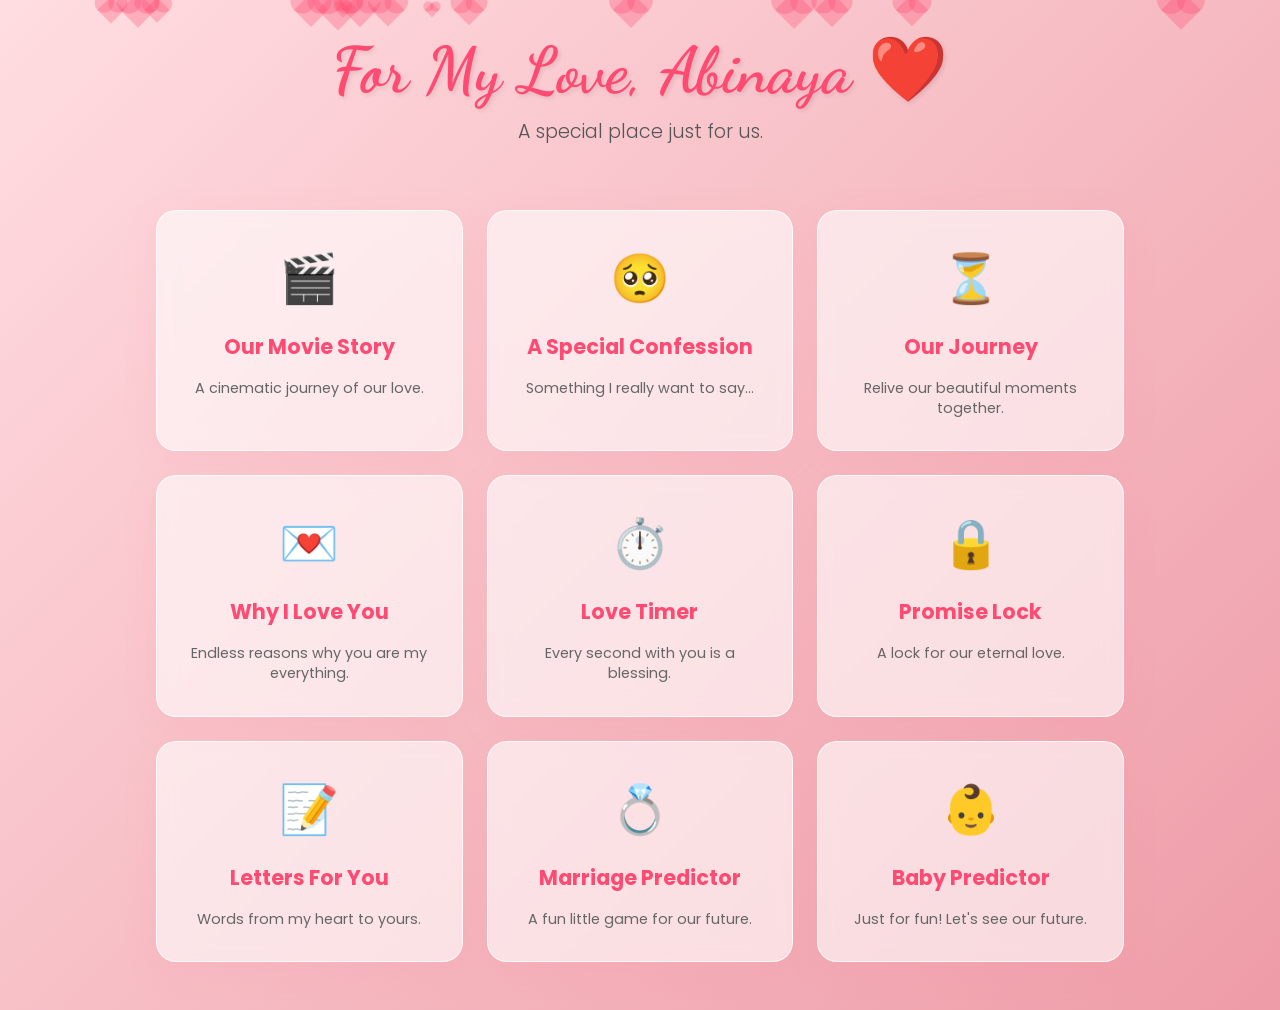
<file: index.html>
<!DOCTYPE html>
<html lang="en">
<head>
    <meta charset="UTF-8">
    <meta name="viewport" content="width=device-width, initial-scale=1.0">
    <title>For My Love, Abinaya</title>
    <link rel="stylesheet" href="style.css">
    <link href="https://fonts.googleapis.com/css2?family=Dancing+Script:wght@700&family=Poppins:wght@300;400;600&display=swap" rel="stylesheet">
</head>
<body>
    <div class="background-animation"></div>
    
    <div class="container">
        <header>
            <h1 class="title">For My Love, Abinaya ❤️</h1>
            <p class="subtitle">A special place just for us.</p>
        </header>

        <main class="grid-container">
            <a href="movie-story/index.html" class="card">
                <div class="icon">🎬</div>
                <h3>Our Movie Story</h3>
                <p>A cinematic journey of our love.</p>
            </a>

            <a href="apology/index.html" class="card">
                <div class="icon">🥺</div>
                <h3>A Special Confession</h3>
                <p>Something I really want to say...</p>
            </a>
            
            <a href="timeline/index.html" class="card">
                <div class="icon">⏳</div>
                <h3>Our Journey</h3>
                <p>Relive our beautiful moments together.</p>
            </a>
            
            <a href="reasons/index.html" class="card">
                <div class="icon">💌</div>
                <h3>Why I Love You</h3>
                <p>Endless reasons why you are my everything.</p>
            </a>
            
            <a href="timer/index.html" class="card">
                <div class="icon">⏱️</div>
                <h3>Love Timer</h3>
                <p>Every second with you is a blessing.</p>
            </a>

            <a href="promise-lock/index.html" class="card">
                <div class="icon">🔒</div>
                <h3>Promise Lock</h3>
                <p>A lock for our eternal love.</p>
            </a>

            <a href="letters-for-abinaya/index.html" class="card">
                <div class="icon">📝</div>
                <h3>Letters For You</h3>
                <p>Words from my heart to yours.</p>
            </a>

            <a href="marriage-predictor/index.html" class="card">
                <div class="icon">💍</div>
                <h3>Marriage Predictor</h3>
                <p>A fun little game for our future.</p>
            </a>

            <a href="baby-predictor/index.html" class="card">
                <div class="icon">👶</div>
                <h3>Baby Predictor</h3>
                <p>Just for fun! Let's see our future.</p>
            </a>
        </main>
    </div>

    <script src="script.js"></script>
</body>
</html>
</file>
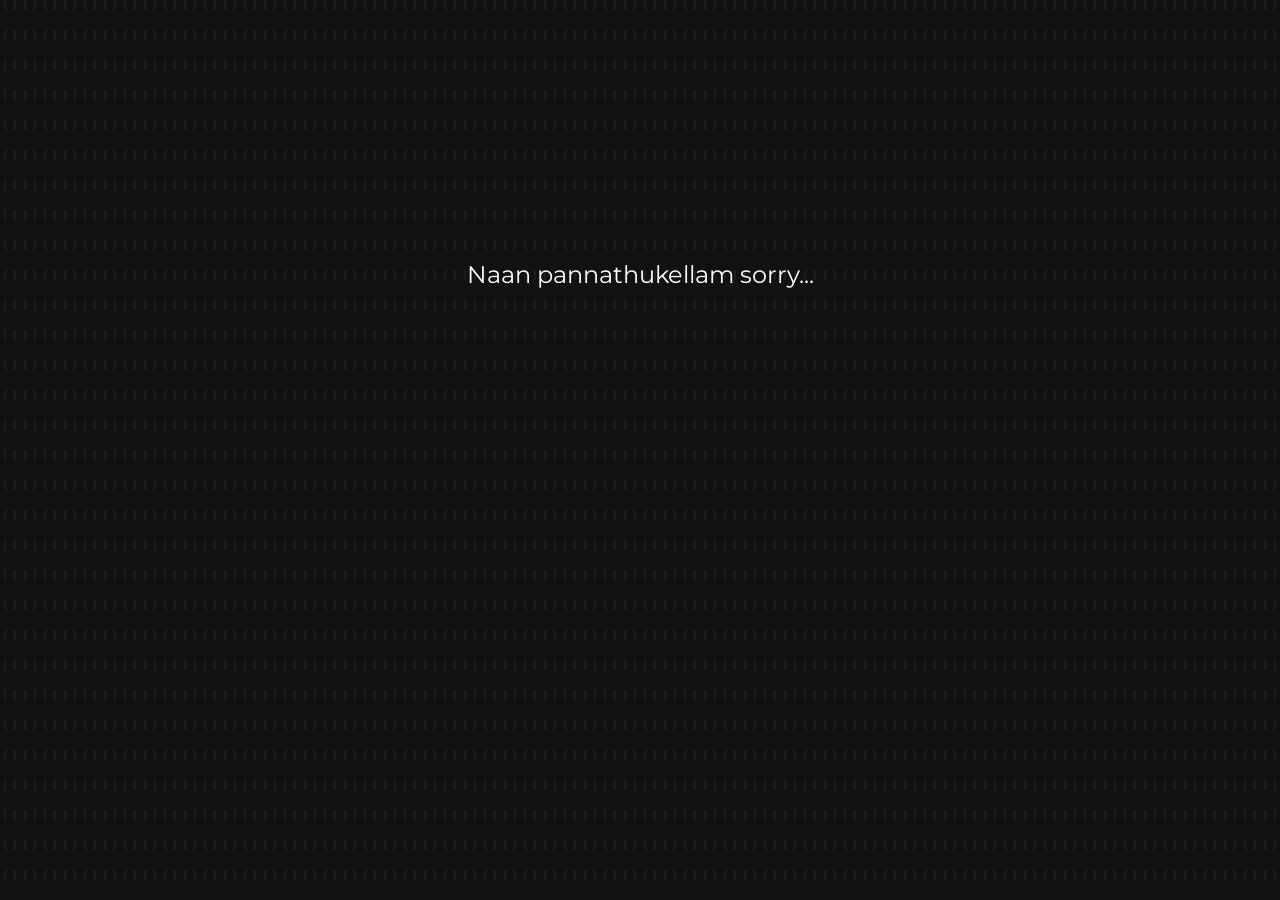
<file: apology/index.html>
<!DOCTYPE html>
<html lang="en">
<head>
    <meta charset="UTF-8">
    <meta name="viewport" content="width=device-width, initial-scale=1.0">
    <title>A Special Confession</title>
    <link rel="stylesheet" href="style.css">
    <link href="https://fonts.googleapis.com/css2?family=Dancing+Script:wght@700&family=Montserrat:wght@300;400;500&display=swap" rel="stylesheet">
</head>
<body>
    <div class="rain" id="rain"></div>
    
    <div class="message-container">
        <p class="text-line" id="line-1">Naan pannathukellam sorry...</p>
        <p class="text-line" id="line-2">En mela kovam irunthaal mannichidu.</p>
        <p class="text-line highlight" id="line-3">But... Unna naan unmaiya love panren ❤️</p>
        <p class="text-line" id="line-4">Nee thaan en ulagam.</p>
        
        <button class="forgive-btn" id="forgive-btn">I Forgive You 🥺</button>
    </div>

    <div class="sunshine" id="sunshine"></div>
    
    <div class="happy-message" id="happy-message">
        <h1>Thank You My Love! ❤️</h1>
        <p>I promise to always keep you happy.</p>
        <a href="../index.html" class="home-btn">Back to Our World</a>
    </div>

    <script src="script.js"></script>
</body>
</html>
</file>
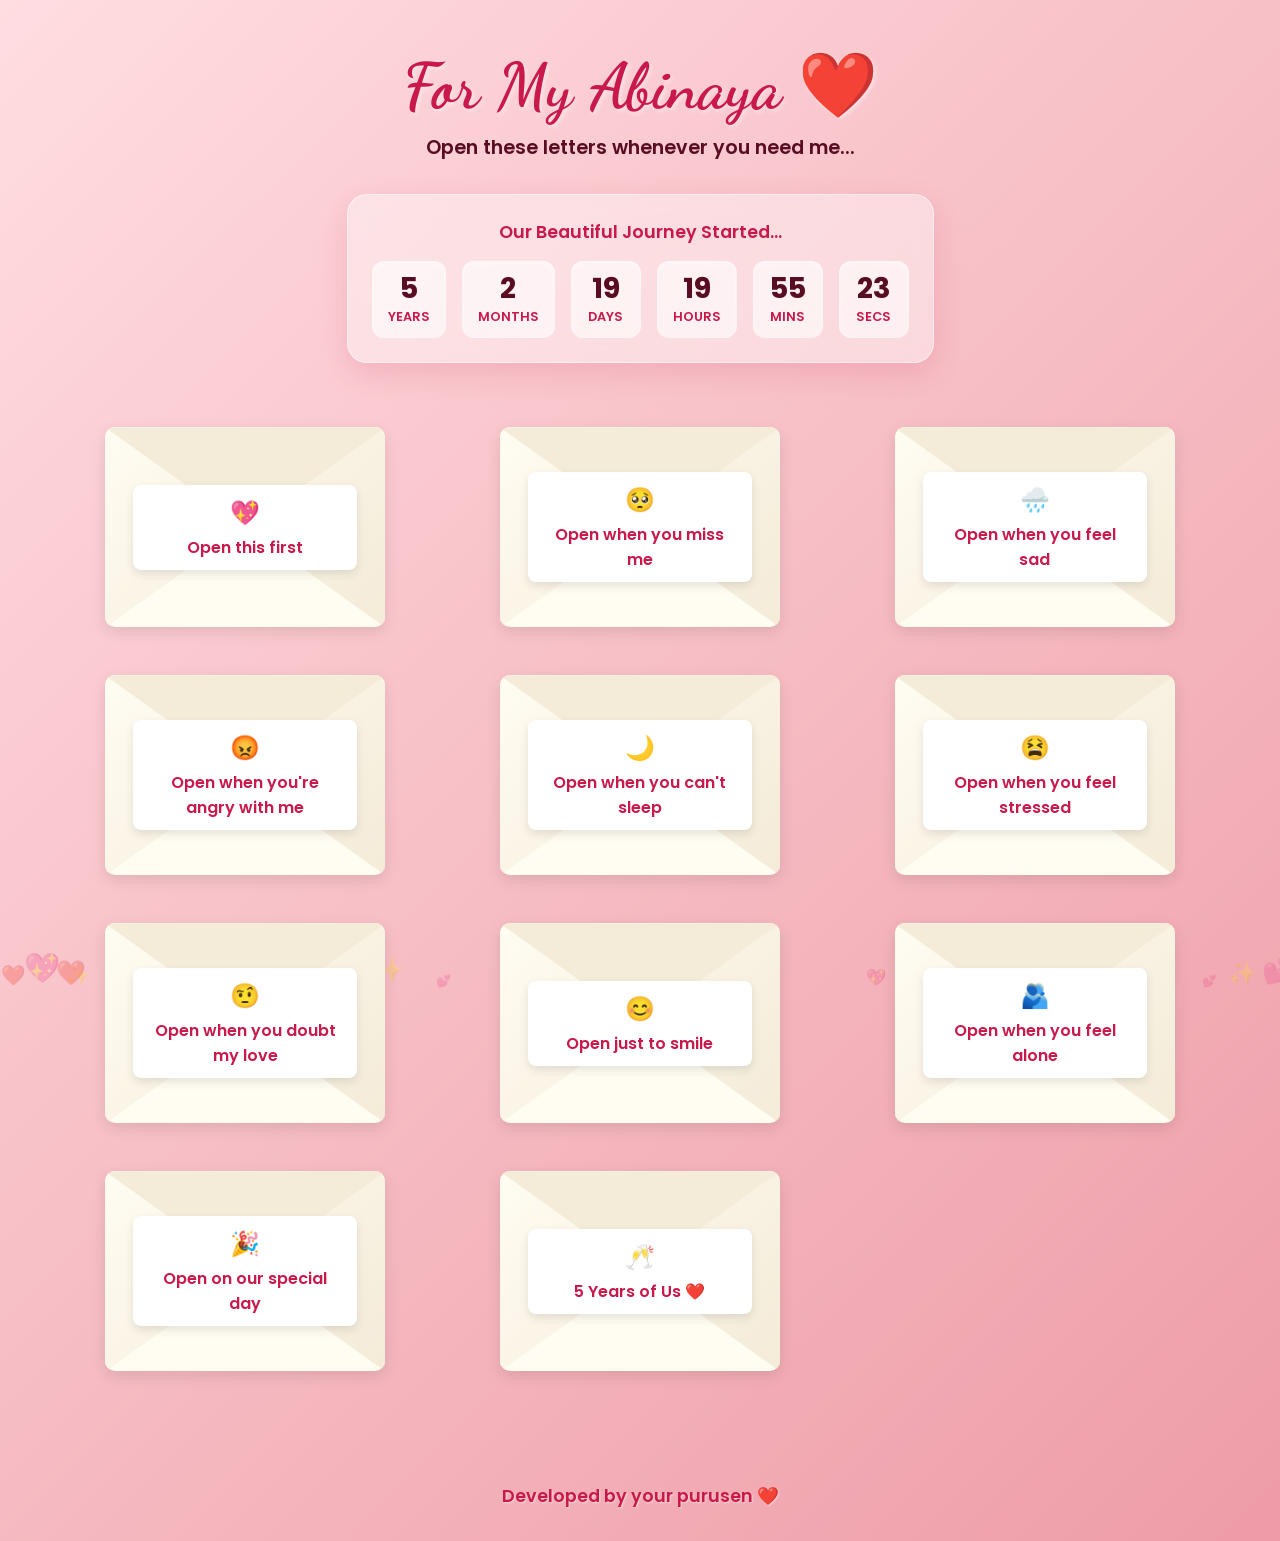
<file: letters-for-abinaya/index.html>
<!DOCTYPE html>
<html lang="en">
<head>
    <meta charset="UTF-8">
    <meta name="viewport" content="width=device-width, initial-scale=1.0">
    <title>Letters for Abinaya ❤️</title>
    <link rel="stylesheet" href="style.css">
    <link href="https://fonts.googleapis.com/css2?family=Dancing+Script:wght@600;700&family=Poppins:wght@300;400;600&display=swap" rel="stylesheet">
</head>
<body>
    
    <!-- Floating hearts background effect container -->
    <div id="hearts-bg"></div>

    <div class="container">
        <header>
            <h1>For My Abinaya ❤️</h1>
            <p>Open these letters whenever you need me...</p>
            
            <div class="love-counter">
                <p class="counter-title">Our Beautiful Journey Started...</p>
                <div class="counter-box" id="loveCounter">
                    <!-- Timer will be injected here -->
                </div>
            </div>
        </header>

        <main id="letters-container" class="letters-grid">
            <!-- Letters will be dynamically generated by script.js -->
        </main>
    </div>

    <!-- Letter Reading Modal -->
    <div id="letter-modal" class="modal hidden">
        <div class="modal-overlay"></div>
        <div class="modal-content">
            <button class="close-btn" id="close-modal">✖</button>
            <div class="paper">
                <div class="paper-content">
                    <h2 id="letter-title">Title</h2>
                    <div class="divider"></div>
                    <p id="letter-body">Body</p>
                    <p class="signature">With endless love, <br> Your purusen ❤️</p>
                </div>
            </div>
        </div>
    </div>

    <footer class="footer">
        Developed by your purusen ❤️
    </footer>

    <script src="script.js"></script>
</body>
</html>
</file>
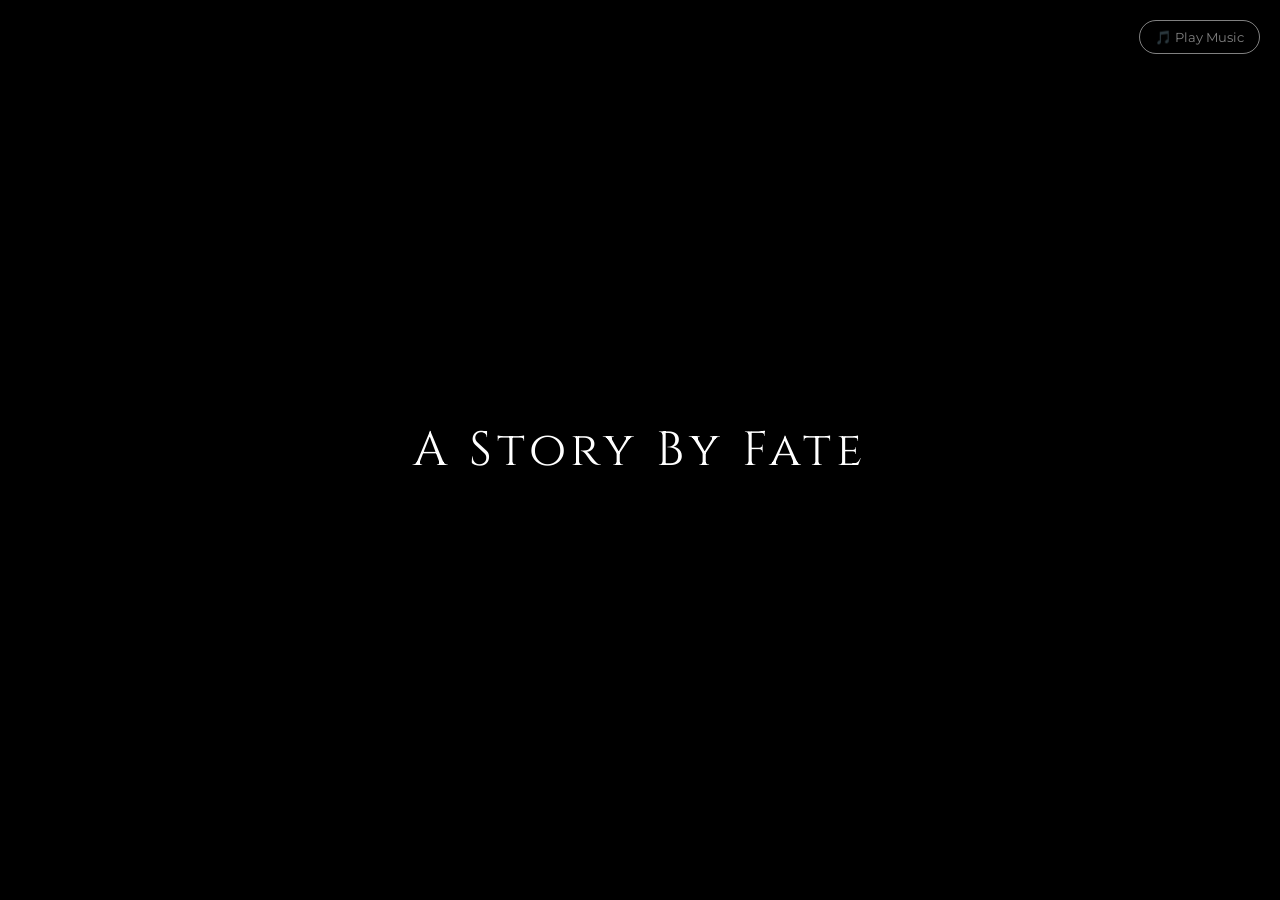
<file: movie-story/index.html>
<!DOCTYPE html>
<html lang="en">
<head>
    <meta charset="UTF-8">
    <meta name="viewport" content="width=device-width, initial-scale=1.0">
    <title>A Story By Fate</title>
    <link rel="stylesheet" href="style.css">
    <link href="https://fonts.googleapis.com/css2?family=Cinzel:wght@400;700&family=Montserrat:wght@300;400;600&display=swap" rel="stylesheet">
</head>
<body>
    <!-- Background Audio (Add your own music) -->
    <audio id="bgm" loop>
        <!-- <source src="your-romantic-song.mp3" type="audio/mpeg"> -->
    </audio>

    <!-- Music Toggle Button -->
    <button id="music-btn" class="music-btn">🎵 Play Music</button>

    <div id="intro-container">
        <div class="intro-text" id="intro-1">A Story By Fate</div>
        <div class="intro-text" id="intro-2">Starring: You & Me</div>
        <div class="intro-text" id="intro-3">Chapter 5 &mdash; September 15, 2026</div>
    </div>

    <div id="scrolling-container" class="hidden">
        <div class="scroll-content">
            <div class="act">
                <h1 class="act-title">ACT I</h1>
                <p class="act-subtitle">The Beginning</p>
            </div>
            
            <div class="act">
                <h1 class="act-title">ACT II</h1>
                <p class="act-subtitle">Growing Together</p>
            </div>
            
            <div class="act">
                <h1 class="act-title">ACT III</h1>
                <p class="act-subtitle">The Memories</p>
            </div>
            
            <div class="act">
                <h1 class="act-title">ACT IV</h1>
                <p class="act-subtitle">Five Years</p>
            </div>
            
            <div class="act final-act-container">
                <h1 class="act-title final-act">FINAL ACT</h1>
                <p class="act-subtitle final-act-subtitle">Forever? ❤️</p>
            </div>

            <a href="reasons.html" class="next-btn">See Reasons Why I Choose You ➔</a>
        </div>
    </div>

    <script src="script.js"></script>
</body>
</html>
</file>
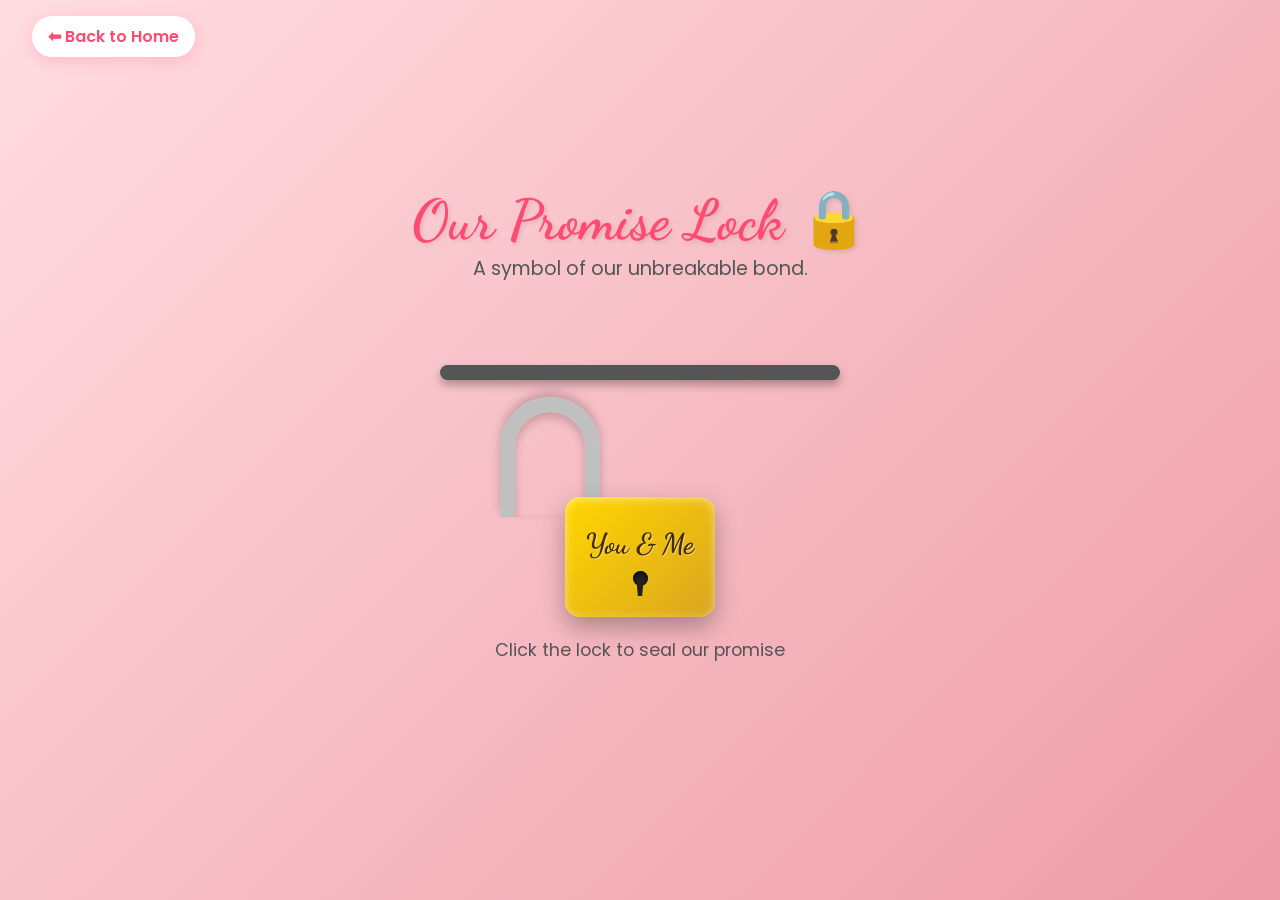
<file: promise-lock/index.html>
<!DOCTYPE html>
<html lang="en">
<head>
    <meta charset="UTF-8">
    <meta name="viewport" content="width=device-width, initial-scale=1.0">
    <title>Promise Lock</title>
    <link rel="stylesheet" href="style.css">
    <link href="https://fonts.googleapis.com/css2?family=Dancing+Script:wght@700&family=Poppins:wght@300;400;600&display=swap" rel="stylesheet">
</head>
<body>
    <div class="nav">
        <a href="../index.html" class="back-btn">⬅ Back to Home</a>
    </div>

    <div class="container">
        <header>
            <h1 class="title">Our Promise Lock 🔒</h1>
            <p class="subtitle">A symbol of our unbreakable bond.</p>
        </header>

        <div class="lock-container">
            <div class="bridge"></div>
            
            <div class="lock" id="promiseLock">
                <div class="shackle"></div>
                <div class="lock-body">
                    <div class="names">You & Me</div>
                    <div class="keyhole"></div>
                </div>
            </div>
            
            <p class="instruction" id="instructionText">Click the lock to seal our promise</p>
        </div>
    </div>
    
    <script src="script.js"></script>
</body>
</html>
</file>
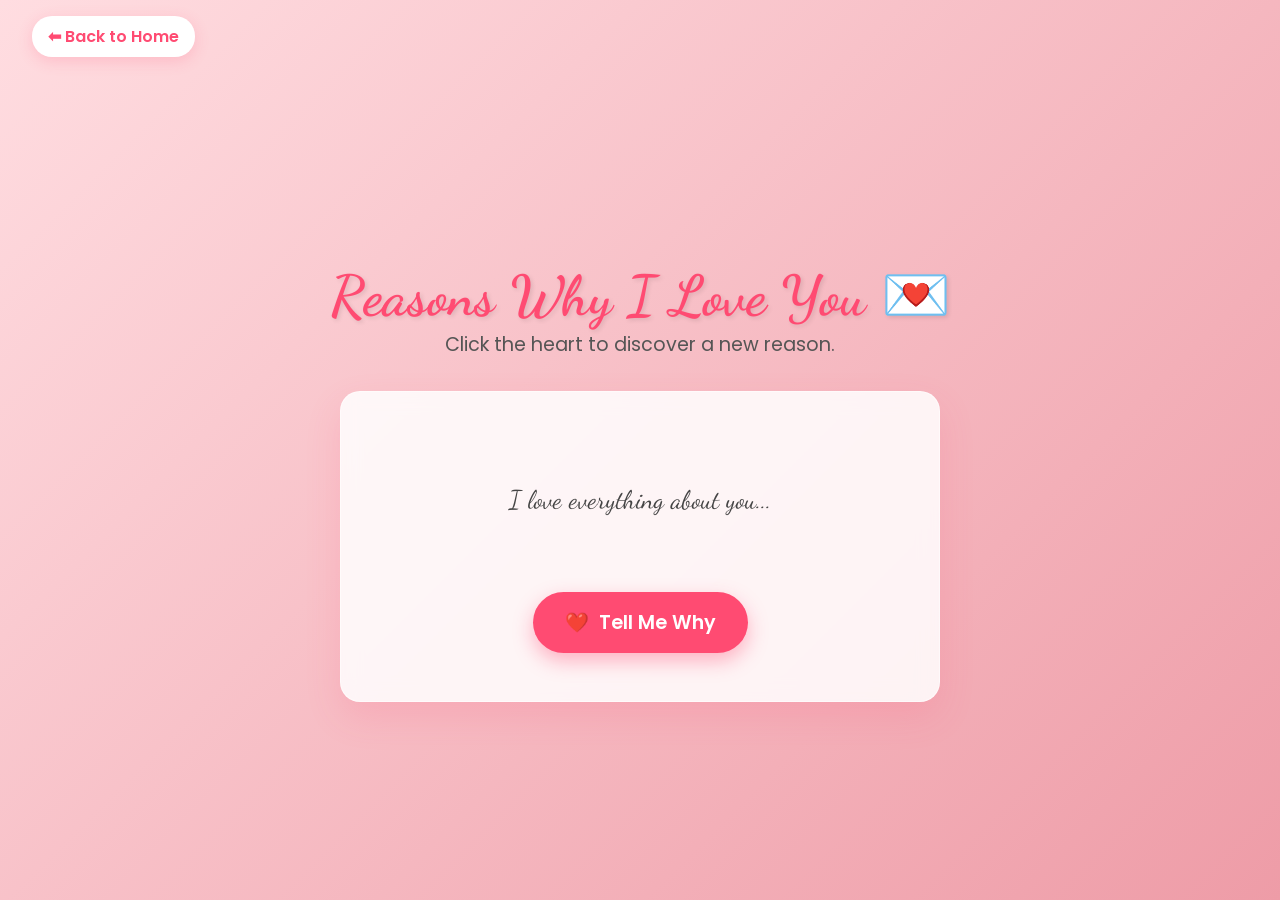
<file: reasons/index.html>
<!DOCTYPE html>
<html lang="en">
<head>
    <meta charset="UTF-8">
    <meta name="viewport" content="width=device-width, initial-scale=1.0">
    <title>Why I Love You</title>
    <link rel="stylesheet" href="style.css">
    <link href="https://fonts.googleapis.com/css2?family=Dancing+Script:wght@700&family=Poppins:wght@300;400;600&display=swap" rel="stylesheet">
</head>
<body>
    <div class="nav">
        <a href="../index.html" class="back-btn">⬅ Back to Home</a>
    </div>

    <div class="container">
        <header>
            <h1 class="title">Reasons Why I Love You 💌</h1>
            <p class="subtitle">Click the heart to discover a new reason.</p>
        </header>

        <div class="generator-box">
            <div class="reason-display" id="reasonDisplay">
                <p>I love everything about you...</p>
            </div>
            <button id="generateBtn" class="heart-btn">
                <span class="heart-icon">❤️</span>
                <span class="btn-text">Tell Me Why</span>
            </button>
        </div>
    </div>
    
    <div id="floating-hearts-container"></div>

    <script src="script.js"></script>
</body>
</html>
</file>
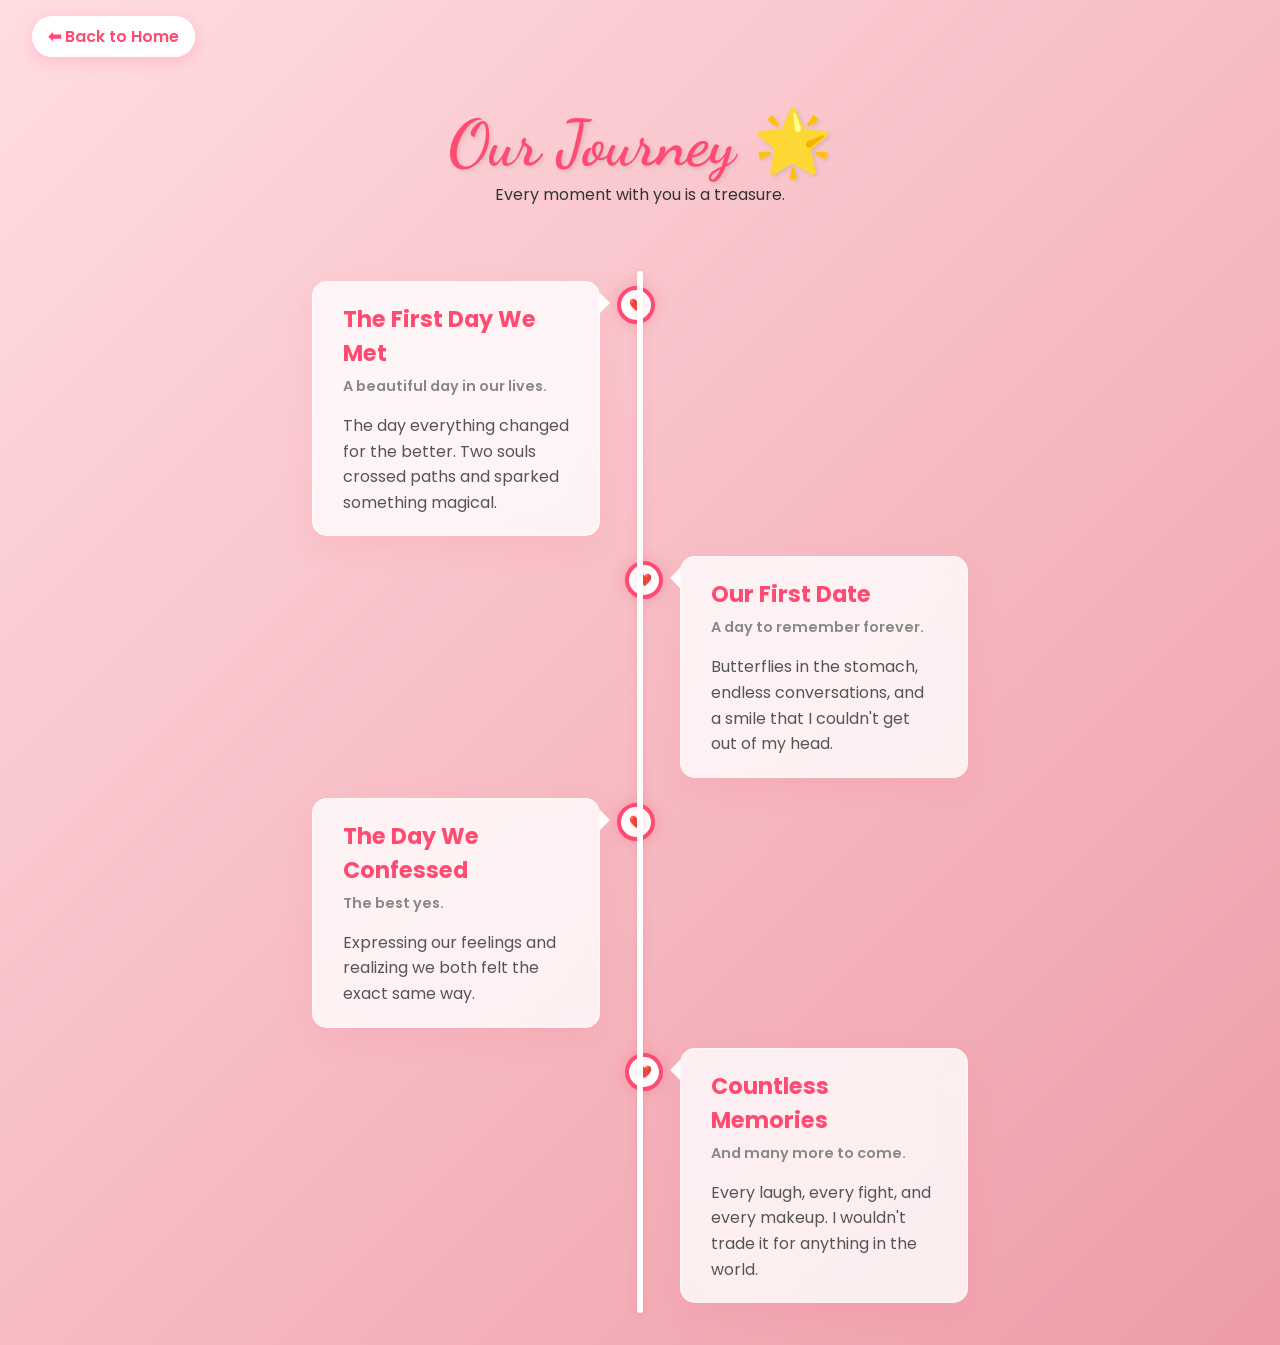
<file: timeline/index.html>
<!DOCTYPE html>
<html lang="en">
<head>
    <meta charset="UTF-8">
    <meta name="viewport" content="width=device-width, initial-scale=1.0">
    <title>Our Journey</title>
    <link rel="stylesheet" href="style.css">
    <link href="https://fonts.googleapis.com/css2?family=Dancing+Script:wght@700&family=Poppins:wght@300;400;600&display=swap" rel="stylesheet">
</head>
<body>
    <div class="nav">
        <a href="../index.html" class="back-btn">⬅ Back to Home</a>
    </div>
    
    <div class="container">
        <header>
            <h1 class="title">Our Journey 🌟</h1>
            <p class="subtitle">Every moment with you is a treasure.</p>
        </header>

        <div class="timeline">
            <div class="timeline-item left">
                <div class="content">
                    <h3>The First Day We Met</h3>
                    <p class="date">A beautiful day in our lives.</p>
                    <p>The day everything changed for the better. Two souls crossed paths and sparked something magical.</p>
                </div>
            </div>
            
            <div class="timeline-item right">
                <div class="content">
                    <h3>Our First Date</h3>
                    <p class="date">A day to remember forever.</p>
                    <p>Butterflies in the stomach, endless conversations, and a smile that I couldn't get out of my head.</p>
                </div>
            </div>
            
            <div class="timeline-item left">
                <div class="content">
                    <h3>The Day We Confessed</h3>
                    <p class="date">The best yes.</p>
                    <p>Expressing our feelings and realizing we both felt the exact same way.</p>
                </div>
            </div>

            <div class="timeline-item right">
                <div class="content">
                    <h3>Countless Memories</h3>
                    <p class="date">And many more to come.</p>
                    <p>Every laugh, every fight, and every makeup. I wouldn't trade it for anything in the world.</p>
                </div>
            </div>
        </div>
    </div>
    <script src="script.js"></script>
</body>
</html>
</file>
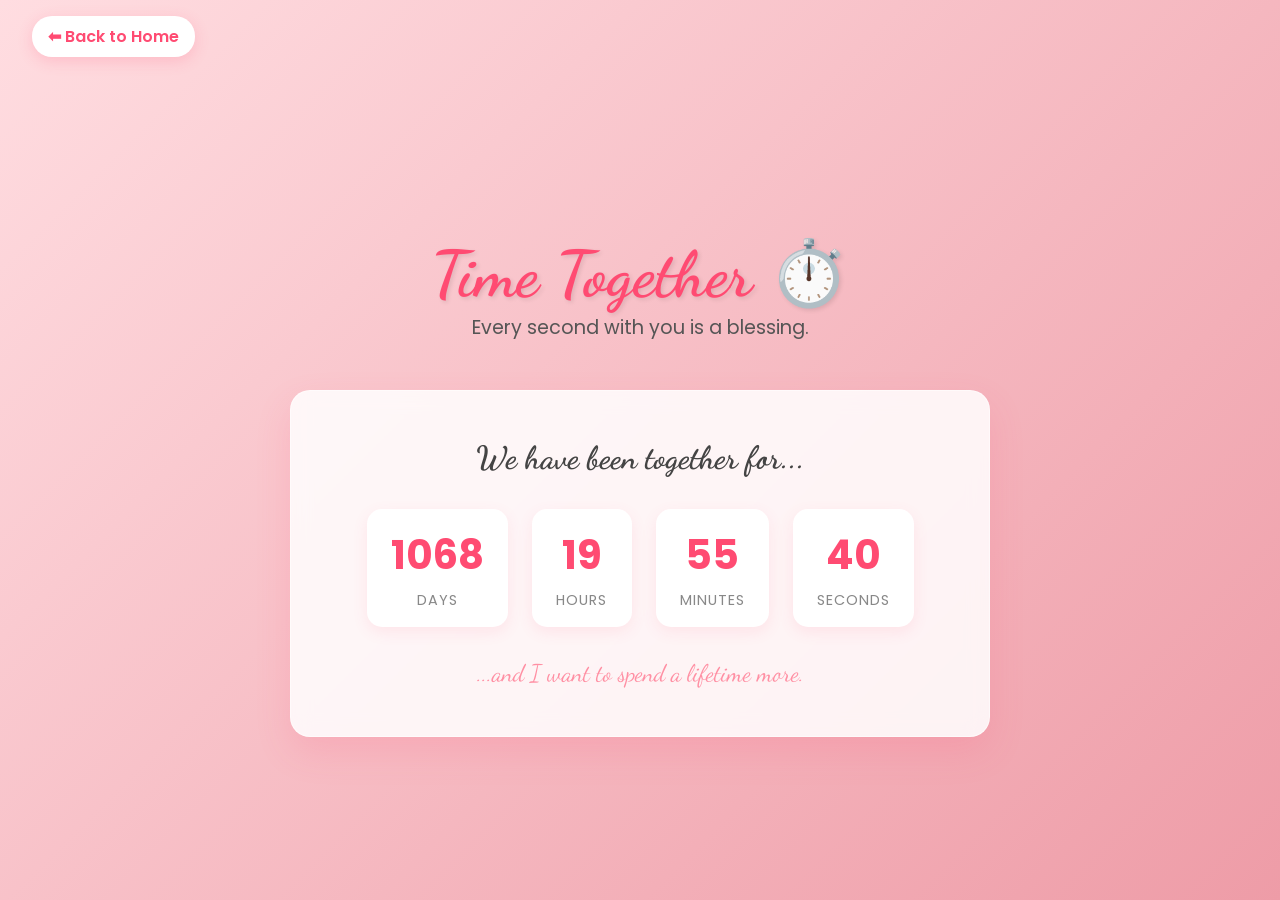
<file: timer/index.html>
<!DOCTYPE html>
<html lang="en">
<head>
    <meta charset="UTF-8">
    <meta name="viewport" content="width=device-width, initial-scale=1.0">
    <title>Our Love Timer</title>
    <link rel="stylesheet" href="style.css">
    <link href="https://fonts.googleapis.com/css2?family=Dancing+Script:wght@700&family=Poppins:wght@300;400;600&display=swap" rel="stylesheet">
</head>
<body>
    <div class="nav">
        <a href="../index.html" class="back-btn">⬅ Back to Home</a>
    </div>

    <div class="container">
        <header>
            <h1 class="title">Time Together ⏱️</h1>
            <p class="subtitle">Every second with you is a blessing.</p>
        </header>

        <div class="timer-box">
            <h2>We have been together for...</h2>
            <div class="time-display" id="timeDisplay">
                <div class="time-unit">
                    <span id="days">00</span>
                    <label>Days</label>
                </div>
                <div class="time-unit">
                    <span id="hours">00</span>
                    <label>Hours</label>
                </div>
                <div class="time-unit">
                    <span id="minutes">00</span>
                    <label>Minutes</label>
                </div>
                <div class="time-unit">
                    <span id="seconds">00</span>
                    <label>Seconds</label>
                </div>
            </div>
            <p class="footer-text">...and I want to spend a lifetime more.</p>
        </div>
    </div>
    <script src="script.js"></script>
</body>
</html>
</file>
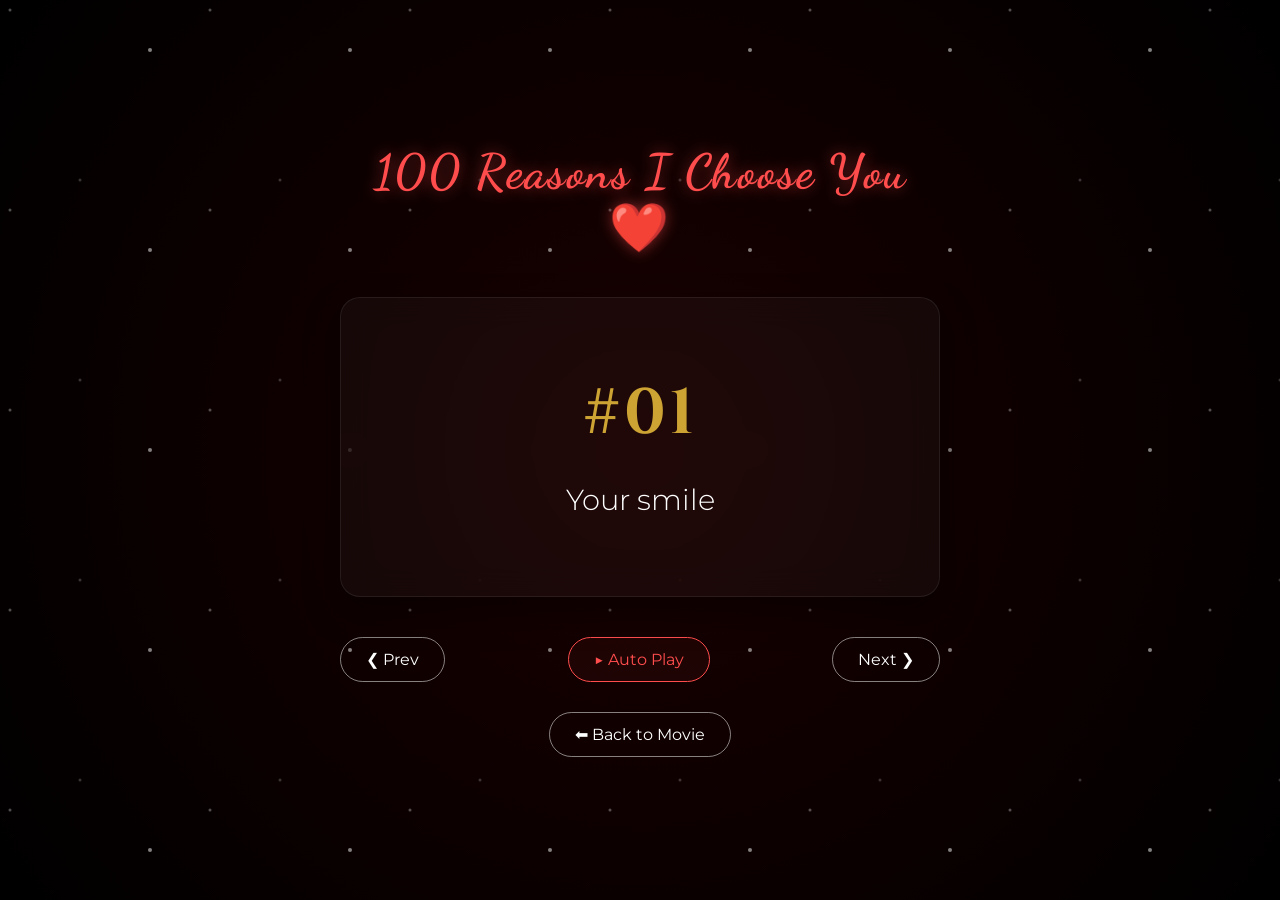
<file: movie-story/reasons.html>
<!DOCTYPE html>
<html lang="en">
<head>
    <meta charset="UTF-8">
    <meta name="viewport" content="width=device-width, initial-scale=1.0">
    <title>Reasons I Choose You</title>
    <link rel="stylesheet" href="style.css">
    <link href="https://fonts.googleapis.com/css2?family=Cinzel:wght@400;700&family=Montserrat:wght@300;400;600&family=Dancing+Script:wght@700&display=swap" rel="stylesheet">
</head>
<body class="reasons-body">
    
    <div class="stars-bg"></div>

    <div class="reasons-container">
        <h2 class="reasons-title">100 Reasons I Choose You ❤️</h2>
        
        <div class="reason-card">
            <div class="counter" id="counter">#01</div>
            <div class="reason-text" id="reason-text">Your smile</div>
        </div>

        <div class="controls">
            <button id="prev-btn" class="nav-btn">❮ Prev</button>
            <button id="auto-btn" class="nav-btn auto-btn">▶ Auto Play</button>
            <button id="next-btn" class="nav-btn">Next ❯</button>
        </div>
        
        <div style="margin-top: 30px;">
            <a href="index.html" class="nav-btn" style="text-decoration: none; display: inline-block;">⬅ Back to Movie</a>
        </div>
    </div>

    <script src="reasons.js"></script>
</body>
</html>
</file>
<file: style.css>
:root {
    --primary-color: #ff4b72;
    --secondary-color: #ff8fa3;
    --bg-gradient-1: #ffdde1;
    --bg-gradient-2: #ee9ca7;
    --text-main: #333;
    --text-light: #fff;
    --card-bg: rgba(255, 255, 255, 0.6);
}

* {
    margin: 0;
    padding: 0;
    box-sizing: border-box;
}

body {
    font-family: 'Poppins', sans-serif;
    background: linear-gradient(135deg, var(--bg-gradient-1), var(--bg-gradient-2));
    min-height: 100vh;
    display: flex;
    justify-content: center;
    align-items: center;
    overflow-x: hidden;
    position: relative;
    padding: 2rem 1rem;
}

/* Floating Hearts Background */
.background-animation {
    position: fixed;
    top: 0;
    left: 0;
    width: 100%;
    height: 100%;
    pointer-events: none;
    z-index: 0;
}

.heart {
    position: absolute;
    width: 20px;
    height: 20px;
    background: rgba(255, 75, 114, 0.3);
    transform: rotate(45deg);
    animation: floatUp 10s linear infinite;
}

.heart::before, .heart::after {
    content: '';
    position: absolute;
    width: 20px;
    height: 20px;
    background: rgba(255, 75, 114, 0.3);
    border-radius: 50%;
}
.heart::before { top: -10px; left: 0; }
.heart::after { top: 0; left: -10px; }

@keyframes floatUp {
    0% { transform: translateY(100vh) rotate(45deg) scale(0.5); opacity: 0; }
    20% { opacity: 1; }
    80% { opacity: 1; }
    100% { transform: translateY(-100px) rotate(405deg) scale(1.5); opacity: 0; }
}

.container {
    max-width: 1000px;
    width: 100%;
    z-index: 1;
    text-align: center;
}

header {
    margin-bottom: 3rem;
    animation: fadeInDown 1s ease;
}

.title {
    font-family: 'Dancing Script', cursive;
    font-size: 4rem;
    color: var(--primary-color);
    text-shadow: 2px 2px 4px rgba(0,0,0,0.1);
    margin-bottom: 0.5rem;
}

.subtitle {
    font-size: 1.2rem;
    color: #555;
    font-weight: 300;
}

.grid-container {
    display: grid;
    grid-template-columns: repeat(auto-fit, minmax(250px, 1fr));
    gap: 1.5rem;
    padding: 1rem;
}

.card {
    background: var(--card-bg);
    backdrop-filter: blur(10px);
    -webkit-backdrop-filter: blur(10px);
    border: 1px solid rgba(255, 255, 255, 0.8);
    border-radius: 20px;
    padding: 2rem 1.5rem;
    text-decoration: none;
    color: var(--text-main);
    transition: all 0.4s cubic-bezier(0.175, 0.885, 0.32, 1.275);
    box-shadow: 0 8px 32px rgba(255, 143, 163, 0.15);
    display: flex;
    flex-direction: column;
    align-items: center;
    gap: 1rem;
    animation: fadeInUp 1s ease backwards;
}

/* Stagger animation delays for cards */
.card:nth-child(1) { animation-delay: 0.1s; }
.card:nth-child(2) { animation-delay: 0.2s; }
.card:nth-child(3) { animation-delay: 0.3s; }
.card:nth-child(4) { animation-delay: 0.4s; }
.card:nth-child(5) { animation-delay: 0.5s; }
.card:nth-child(6) { animation-delay: 0.6s; }
.card:nth-child(7) { animation-delay: 0.7s; }

.card:hover {
    transform: translateY(-10px) scale(1.02);
    background: rgba(255, 255, 255, 0.9);
    box-shadow: 0 15px 40px rgba(255, 75, 114, 0.25);
    border-color: var(--primary-color);
}

.card .icon {
    font-size: 3rem;
    transition: transform 0.3s ease;
}

.card:hover .icon {
    transform: scale(1.2) rotate(5deg);
}

.card h3 {
    font-size: 1.3rem;
    color: var(--primary-color);
}

.card p {
    font-size: 0.9rem;
    color: #666;
    line-height: 1.4;
}

@keyframes fadeInDown {
    from { opacity: 0; transform: translateY(-30px); }
    to { opacity: 1; transform: translateY(0); }
}

@keyframes fadeInUp {
    from { opacity: 0; transform: translateY(40px); }
    to { opacity: 1; transform: translateY(0); }
}

@media (max-width: 600px) {
    .title { font-size: 3rem; }
    .grid-container { grid-template-columns: 1fr; }
}
</file>
<file: apology/style.css>
* {
    margin: 0;
    padding: 0;
    box-sizing: border-box;
}

body {
    background-color: #111;
    color: #fff;
    font-family: 'Montserrat', sans-serif;
    height: 100vh;
    overflow: hidden;
    display: flex;
    justify-content: center;
    align-items: center;
    text-align: center;
    transition: background-color 2s ease;
}

.rain {
    position: absolute;
    top: 0;
    left: 0;
    width: 100%;
    height: 100%;
    background: url('data:image/svg+xml;utf8,<svg width="10" height="30" xmlns="http://www.w3.org/2000/svg"><line x1="5" y1="0" x2="5" y2="10" stroke="rgba(255,255,255,0.2)" stroke-width="1"/></svg>') repeat;
    animation: rainFall 0.3s linear infinite;
    z-index: 1;
    opacity: 0.5;
    transition: opacity 2s ease;
}

@keyframes rainFall {
    from { background-position: 0 0; }
    to { background-position: 0 30px; }
}

.message-container {
    position: relative;
    z-index: 10;
    max-width: 600px;
    padding: 20px;
}

.text-line {
    font-size: 1.5rem;
    margin-bottom: 20px;
    opacity: 0;
    transform: translateY(20px);
    transition: all 1.5s ease;
}

.text-line.visible {
    opacity: 1;
    transform: translateY(0);
}

.highlight {
    font-family: 'Dancing Script', cursive;
    font-size: 2.5rem;
    color: #ff4d4d;
    margin: 30px 0;
    text-shadow: 0 0 10px rgba(255, 77, 77, 0.5);
}

.forgive-btn {
    margin-top: 40px;
    padding: 15px 30px;
    background: transparent;
    border: 2px solid #fff;
    color: #fff;
    font-size: 1.2rem;
    border-radius: 30px;
    cursor: pointer;
    opacity: 0;
    pointer-events: none;
    transition: all 0.5s ease;
}

.forgive-btn.visible {
    opacity: 1;
    pointer-events: auto;
}

.forgive-btn:hover {
    background: #fff;
    color: #111;
    box-shadow: 0 0 20px rgba(255,255,255,0.5);
}

/* HAPPY STATE */
.sunshine {
    position: absolute;
    top: 0;
    left: 0;
    width: 100%;
    height: 100%;
    background: radial-gradient(circle at top right, #ffe699, #ffb3b3, #ff4d4d);
    opacity: 0;
    z-index: 2;
    transition: opacity 2s ease;
}

.happy-message {
    position: absolute;
    z-index: 20;
    opacity: 0;
    pointer-events: none;
    transform: scale(0.9);
    transition: all 1.5s ease;
}

.happy-message h1 {
    font-family: 'Dancing Script', cursive;
    font-size: 4rem;
    color: #fff;
    text-shadow: 0 0 20px rgba(255,255,255,0.8);
    margin-bottom: 20px;
}

.happy-message p {
    font-size: 1.5rem;
    margin-bottom: 30px;
    color: #fff;
}

.home-btn {
    display: inline-block;
    padding: 12px 25px;
    background: #fff;
    color: #ff4d4d;
    text-decoration: none;
    font-weight: 600;
    border-radius: 25px;
    transition: transform 0.3s;
}

.home-btn:hover {
    transform: scale(1.05);
}

.happy-active .rain {
    opacity: 0;
}

.happy-active .message-container {
    opacity: 0;
    pointer-events: none;
}

.happy-active .sunshine {
    opacity: 0.8;
}

.happy-active .happy-message {
    opacity: 1;
    pointer-events: auto;
    transform: scale(1);
}

.floating-heart {
    position: absolute;
    font-size: 2rem;
    color: #ff4d4d;
    animation: floatUp 3s ease-in forwards;
    z-index: 5;
}

@keyframes floatUp {
    0% { transform: translateY(100vh) scale(0.5); opacity: 1; }
    100% { transform: translateY(-100px) scale(1.5); opacity: 0; }
}
</file>
<file: letters-for-abinaya/style.css>
:root {
    --bg-gradient: linear-gradient(135deg, #ffdde1 0%, #ee9ca7 100%);
    --envelope-bg: #fffcf2;
    --envelope-flap: #f4ebd8;
    --text-main: #4a4a4a;
    --text-highlight: #ff4d6d;
    --paper-bg: #fffbf0;
}

* {
    margin: 0;
    padding: 0;
    box-sizing: border-box;
}

body {
    font-family: 'Poppins', sans-serif;
    background: var(--bg-gradient);
    color: var(--text-main);
    min-height: 100vh;
    position: relative;
    overflow-x: hidden;
}

#hearts-bg {
    position: fixed;
    top: 0;
    left: 0;
    width: 100%;
    height: 100%;
    pointer-events: none;
    z-index: -1;
}

.floating-heart {
    position: absolute;
    color: rgba(255, 77, 109, 0.3);
    animation: floatUp 10s linear infinite;
    bottom: -10%;
}

@keyframes floatUp {
    0% { transform: translateY(0) rotate(0deg) scale(0.8); opacity: 0; }
    20% { opacity: 1; }
    80% { opacity: 1; }
    100% { transform: translateY(-120vh) rotate(360deg) scale(1.2); opacity: 0; }
}

.container {
    max-width: 1200px;
    margin: 0 auto;
    padding: 3rem 1.5rem;
}

header {
    text-align: center;
    margin-bottom: 4rem;
}

header h1 {
    font-family: 'Dancing Script', cursive;
    font-size: 4rem;
    color: #c9184a;
    margin-bottom: 0.5rem;
    text-shadow: 2px 2px 4px rgba(255,255,255,0.5);
    animation: pulseHeart 2s infinite;
}

@keyframes pulseHeart {
    0% { transform: scale(1); }
    50% { transform: scale(1.05); }
    100% { transform: scale(1); }
}

header p {
    font-size: 1.2rem;
    color: #590d22;
    font-weight: 600;
}

/* Envelopes Grid */
.letters-grid {
    display: grid;
    grid-template-columns: repeat(auto-fill, minmax(280px, 1fr));
    gap: 3rem 2rem;
    justify-items: center;
}

.envelope-wrapper {
    position: relative;
    width: 280px;
    height: 200px;
    cursor: pointer;
    transition: transform 0.3s ease, filter 0.3s ease;
}

.envelope-wrapper:hover {
    transform: translateY(-10px) scale(1.02);
    filter: drop-shadow(0 15px 20px rgba(201, 24, 74, 0.2));
}

.envelope {
    position: relative;
    width: 100%;
    height: 100%;
    background-color: var(--envelope-bg);
    border-radius: 10px;
    box-shadow: 0 5px 15px rgba(0,0,0,0.1);
    display: flex;
    justify-content: center;
    align-items: center;
    overflow: hidden;
}

/* Envelope Flaps mimicking a real envelope */
.envelope::before {
    content: '';
    position: absolute;
    top: 0;
    left: 0;
    width: 100%;
    height: 100%;
    background-color: var(--envelope-flap);
    clip-path: polygon(0 0, 50% 50%, 100% 0);
    z-index: 3;
    box-shadow: 0 2px 5px rgba(0,0,0,0.05);
}

.envelope::after {
    content: '';
    position: absolute;
    top: 0;
    left: 0;
    width: 100%;
    height: 100%;
    background-color: var(--envelope-bg);
    clip-path: polygon(0 100%, 50% 50%, 100% 100%, 100% 0, 0 0);
    z-index: 2;
    background: linear-gradient(135deg, rgba(255,252,242,1) 0%, rgba(244,235,216,1) 100%);
}

.envelope-label {
    position: absolute;
    z-index: 4;
    background: white;
    padding: 10px 20px;
    border-radius: 8px;
    box-shadow: 0 4px 10px rgba(0,0,0,0.1);
    font-weight: 600;
    color: #c9184a;
    font-size: 1rem;
    text-align: center;
    width: 80%;
    pointer-events: none;
}

.envelope-label span.emoji {
    display: block;
    font-size: 1.5rem;
    margin-bottom: 5px;
}

.envelope-wrapper.opened .envelope::before {
    transform-origin: top;
    transform: rotateX(180deg);
    transition: transform 0.5s ease;
    z-index: 1;
}

/* Modal Styles */
.modal {
    position: fixed;
    top: 0;
    left: 0;
    width: 100%;
    height: 100%;
    z-index: 1000;
    display: flex;
    justify-content: center;
    align-items: center;
    opacity: 1;
    transition: opacity 0.4s ease;
}

.modal.hidden {
    opacity: 0;
    pointer-events: none;
}

.modal-overlay {
    position: absolute;
    top: 0;
    left: 0;
    width: 100%;
    height: 100%;
    background: rgba(0, 0, 0, 0.5);
    backdrop-filter: blur(5px);
}

.modal-content {
    position: relative;
    width: 90%;
    max-width: 600px;
    z-index: 1001;
    transform: translateY(0) scale(1);
    transition: transform 0.5s cubic-bezier(0.2, 0.8, 0.2, 1);
}

.modal.hidden .modal-content {
    transform: translateY(50px) scale(0.9);
}

.close-btn {
    position: absolute;
    top: -40px;
    right: 0;
    background: none;
    border: none;
    color: white;
    font-size: 2rem;
    cursor: pointer;
    text-shadow: 0 2px 4px rgba(0,0,0,0.3);
    transition: transform 0.2s;
}

.close-btn:hover {
    transform: scale(1.1) rotate(90deg);
}

.paper {
    background: var(--paper-bg);
    border-radius: 4px;
    padding: 3rem 2rem;
    box-shadow: 0 20px 40px rgba(0,0,0,0.3);
    background-image: 
        linear-gradient(rgba(201, 24, 74, 0.1) 1px, transparent 1px);
    background-size: 100% 2rem;
    background-position: 0 3.5rem;
    position: relative;
}

.paper::before {
    content: '';
    position: absolute;
    top: 0;
    bottom: 0;
    left: 30px;
    width: 2px;
    background: rgba(201, 24, 74, 0.3);
}

.paper-content {
    padding-left: 20px;
}

#letter-title {
    font-family: 'Poppins', sans-serif;
    color: #c9184a;
    font-size: 1.5rem;
    margin-bottom: 1.5rem;
}

#letter-body {
    font-family: 'Dancing Script', cursive;
    font-size: 1.8rem;
    line-height: 2rem;
    color: #2b2d42;
    margin-bottom: 2rem;
}

.signature {
    font-family: 'Dancing Script', cursive;
    font-size: 1.5rem;
    color: #c9184a;
    text-align: right;
    margin-top: 2rem;
}

.footer {
    text-align: center;
    padding: 2rem;
    color: #c9184a;
    font-size: 1.1rem;
    font-weight: 600;
    margin-top: 2rem;
    text-shadow: 1px 1px 2px rgba(255,255,255,0.5);
}

/* Love Counter */
.love-counter {
    margin-top: 2rem;
    padding: 1.5rem;
    background: rgba(255, 255, 255, 0.4);
    border-radius: 20px;
    backdrop-filter: blur(10px);
    border: 1px solid rgba(255, 255, 255, 0.5);
    display: inline-block;
    box-shadow: 0 10px 30px rgba(201, 24, 74, 0.15);
}

.counter-title {
    font-family: 'Poppins', sans-serif;
    color: #c9184a;
    font-size: 1.1rem !important;
    margin-bottom: 1rem;
    font-weight: 600;
}

.counter-box {
    display: flex;
    gap: 1rem;
    justify-content: center;
    flex-wrap: wrap;
}

.time-unit {
    display: flex;
    flex-direction: column;
    align-items: center;
    background: rgba(255, 255, 255, 0.6);
    padding: 0.8rem 1rem;
    border-radius: 12px;
    min-width: 70px;
    box-shadow: inset 0 2px 5px rgba(255,255,255,0.5);
}

.time-unit .num {
    font-size: 1.8rem;
    font-weight: 700;
    color: #590d22;
    line-height: 1;
}

.time-unit .label {
    font-size: 0.8rem;
    text-transform: uppercase;
    color: #c9184a;
    font-weight: 600;
    margin-top: 5px;
}
</file>
<file: movie-story/style.css>
* {
    margin: 0;
    padding: 0;
    box-sizing: border-box;
}

body {
    background-color: #000;
    color: #fff;
    font-family: 'Cinzel', serif;
    overflow: hidden;
    height: 100vh;
    display: flex;
    justify-content: center;
    align-items: center;
}

.music-btn {
    position: absolute;
    top: 20px;
    right: 20px;
    z-index: 100;
    background: transparent;
    color: rgba(255, 255, 255, 0.5);
    border: 1px solid rgba(255, 255, 255, 0.5);
    padding: 8px 15px;
    border-radius: 20px;
    font-family: 'Montserrat', sans-serif;
    cursor: pointer;
    transition: all 0.3s ease;
}

.music-btn:hover {
    color: #fff;
    border-color: #fff;
    background: rgba(255, 255, 255, 0.1);
}

#intro-container {
    position: absolute;
    width: 100%;
    height: 100%;
    display: flex;
    justify-content: center;
    align-items: center;
    z-index: 10;
    background-color: #000;
}

.intro-text {
    position: absolute;
    font-size: 3rem;
    text-align: center;
    opacity: 0;
    transition: opacity 2s ease-in-out;
    letter-spacing: 5px;
}

.intro-text.visible {
    opacity: 1;
}

#scrolling-container {
    position: absolute;
    width: 100%;
    height: 100%;
    overflow-y: hidden; /* JS will handle scroll */
    background: radial-gradient(circle, #1a1a1a 0%, #000 100%);
    opacity: 0;
    transition: opacity 3s ease-in-out;
}

#scrolling-container.visible {
    opacity: 1;
}

.scroll-content {
    padding-top: 100vh;
    padding-bottom: 50vh;
    width: 80%;
    max-width: 800px;
    margin: 0 auto;
    text-align: center;
}

.act {
    margin-bottom: 250px;
}

.act-title {
    font-size: 3rem;
    color: #cda434; /* Gold */
    letter-spacing: 6px;
    margin-bottom: 15px;
}

.act-subtitle {
    font-size: 1.8rem;
    font-family: 'Montserrat', sans-serif;
    color: #ccc;
    font-weight: 300;
    letter-spacing: 3px;
}

.final-act-container {
    margin-bottom: 150px;
}

.final-act {
    color: #ff4d4d;
    font-size: 4rem;
    text-shadow: 0 0 20px rgba(255, 77, 77, 0.5);
}

.final-act-subtitle {
    font-size: 2.5rem;
    color: #ff9999;
}

.next-btn {
    display: inline-block;
    padding: 15px 35px;
    font-family: 'Montserrat', sans-serif;
    font-size: 1.2rem;
    color: #fff;
    text-decoration: none;
    border: 2px solid #fff;
    border-radius: 35px;
    transition: all 0.5s ease;
    opacity: 0; 
    transform: translateY(20px);
    pointer-events: none; /* Can't click until shown */
}

.next-btn:hover {
    background-color: #fff;
    color: #000;
    box-shadow: 0 0 20px rgba(255, 255, 255, 0.5);
}

.next-btn.show {
    opacity: 1;
    transform: translateY(0);
    pointer-events: auto;
}

.hidden {
    display: none !important;
}

/* 
 * REASONS PAGE STYLES 
 */
.reasons-body {
    background-color: #050505;
    background-image: radial-gradient(circle at center, #1a0000 0%, #000 100%);
    display: flex;
    justify-content: center;
    align-items: center;
}

.reasons-container {
    text-align: center;
    width: 90%;
    max-width: 600px;
    z-index: 2;
}

.reasons-title {
    font-size: 3rem;
    color: #ff4d4d;
    font-family: 'Dancing Script', cursive;
    margin-bottom: 40px;
    letter-spacing: 2px;
    text-shadow: 0 0 15px rgba(255, 77, 77, 0.5);
}

.reason-card {
    background: rgba(255, 255, 255, 0.03);
    border: 1px solid rgba(255, 255, 255, 0.08);
    padding: 50px 30px;
    border-radius: 20px;
    box-shadow: 0 15px 35px rgba(0,0,0,0.4);
    backdrop-filter: blur(15px);
    margin-bottom: 40px;
    min-height: 300px;
    display: flex;
    flex-direction: column;
    justify-content: center;
    align-items: center;
    transition: transform 0.4s ease, opacity 0.4s ease;
}

.counter {
    font-size: 4rem;
    font-weight: 700;
    color: #cda434;
    margin-bottom: 20px;
    font-family: 'Cinzel', serif;
    letter-spacing: 3px;
}

.reason-text {
    font-size: 1.8rem;
    font-family: 'Montserrat', sans-serif;
    color: #fff;
    font-weight: 300;
    line-height: 1.6;
}

.controls {
    display: flex;
    justify-content: space-between;
    align-items: center;
    gap: 15px;
}

.nav-btn {
    background: transparent;
    color: #fff;
    border: 1px solid rgba(255, 255, 255, 0.5);
    padding: 12px 25px;
    border-radius: 30px;
    font-family: 'Montserrat', sans-serif;
    font-size: 1rem;
    cursor: pointer;
    transition: all 0.3s ease;
}

.nav-btn:hover {
    background: rgba(255, 255, 255, 0.1);
    border-color: #fff;
    transform: translateY(-2px);
}

.auto-btn {
    border-color: #ff4d4d;
    color: #ff4d4d;
    background: rgba(255, 77, 77, 0.05);
}

.auto-btn:hover {
    background: rgba(255, 77, 77, 0.2);
    color: #fff;
    border-color: #ff4d4d;
}

.stars-bg {
    position: absolute;
    width: 100%;
    height: 100%;
    background: url('data:image/svg+xml;utf8,<svg width="200" height="200" xmlns="http://www.w3.org/2000/svg"><circle cx="10" cy="10" r="1.5" fill="white" opacity="0.3"/><circle cx="150" cy="50" r="2" fill="white" opacity="0.5"/><circle cx="80" cy="180" r="1.5" fill="white" opacity="0.2"/></svg>');
    z-index: 1;
    pointer-events: none;
    animation: twinkle 5s infinite alternate;
}

@keyframes twinkle {
    0% { opacity: 0.7; }
    100% { opacity: 1; }
}

@media (max-width: 600px) {
    .intro-text { font-size: 1.8rem; }
    .act-title { font-size: 2.2rem; }
    .act-subtitle { font-size: 1.3rem; }
    .final-act { font-size: 3rem; }
    .reasons-title { font-size: 2.2rem; }
    .counter { font-size: 3rem; }
    .reason-text { font-size: 1.3rem; }
    .nav-btn { padding: 10px 15px; font-size: 0.9rem; }
}
</file>
<file: promise-lock/style.css>
:root {
    --primary-color: #ff4b72;
    --secondary-color: #ff8fa3;
    --bg-gradient-1: #ffdde1;
    --bg-gradient-2: #ee9ca7;
    --text-main: #333;
    --text-light: #fff;
    --card-bg: rgba(255, 255, 255, 0.85);
    --gold: #FFD700;
    --gold-dark: #DAA520;
    --silver: #C0C0C0;
}

* {
    margin: 0;
    padding: 0;
    box-sizing: border-box;
}

body {
    font-family: 'Poppins', sans-serif;
    background: linear-gradient(135deg, var(--bg-gradient-1), var(--bg-gradient-2));
    min-height: 100vh;
    color: var(--text-main);
    display: flex;
    flex-direction: column;
    overflow: hidden;
}

.nav {
    padding: 1rem 2rem;
    position: absolute;
    top: 0;
    left: 0;
    width: 100%;
    z-index: 10;
}

.back-btn {
    text-decoration: none;
    color: var(--primary-color);
    font-weight: 600;
    background: white;
    padding: 0.5rem 1rem;
    border-radius: 20px;
    box-shadow: 0 4px 15px rgba(255, 75, 114, 0.2);
    transition: all 0.3s ease;
    display: inline-block;
}

.back-btn:hover {
    transform: translateX(-5px);
    box-shadow: 0 6px 20px rgba(255, 75, 114, 0.3);
}

.container {
    flex: 1;
    display: flex;
    flex-direction: column;
    justify-content: center;
    align-items: center;
    padding: 2rem;
    position: relative;
    z-index: 5;
}

header {
    text-align: center;
    margin-bottom: 2rem;
}

.title {
    font-family: 'Dancing Script', cursive;
    font-size: 3.5rem;
    color: var(--primary-color);
    text-shadow: 2px 2px 4px rgba(0,0,0,0.1);
}

.subtitle {
    font-size: 1.2rem;
    color: #555;
}

.lock-container {
    position: relative;
    width: 300px;
    height: 400px;
    display: flex;
    flex-direction: column;
    align-items: center;
    justify-content: center;
}

/* The Bridge */
.bridge {
    position: absolute;
    top: 50px;
    width: 400px;
    height: 15px;
    background: #555;
    border-radius: 10px;
    box-shadow: 0 5px 10px rgba(0,0,0,0.3);
    z-index: 1;
}

/* Lock CSS Art */
.lock {
    position: relative;
    width: 150px;
    height: 220px;
    cursor: pointer;
    z-index: 2;
    transition: transform 0.3s ease;
    margin-top: 30px;
}

.lock:hover {
    transform: scale(1.05);
}

.shackle {
    position: absolute;
    top: 0;
    left: 25px;
    width: 100px;
    height: 120px;
    border: 15px solid var(--silver);
    border-bottom: none;
    border-radius: 50px 50px 0 0;
    box-shadow: inset 0 5px 10px rgba(0,0,0,0.2), 0 -5px 10px rgba(0,0,0,0.2);
    transform-origin: left bottom;
    transition: transform 0.6s cubic-bezier(0.175, 0.885, 0.32, 1.275);
    z-index: 1;
}

/* Unlocked state */
.lock.unlocked .shackle {
    transform: rotateY(180deg) translateX(-10px);
}

.lock-body {
    position: absolute;
    bottom: 0;
    left: 0;
    width: 150px;
    height: 120px;
    background: linear-gradient(135deg, var(--gold), var(--gold-dark));
    border-radius: 15px;
    box-shadow: 0 10px 25px rgba(0,0,0,0.3), inset 0 2px 10px rgba(255,255,255,0.5);
    z-index: 2;
    display: flex;
    flex-direction: column;
    align-items: center;
    justify-content: center;
    gap: 10px;
}

.names {
    font-family: 'Dancing Script', cursive;
    font-size: 1.8rem;
    color: #442B00;
    font-weight: 700;
    text-shadow: 1px 1px 1px rgba(255,255,255,0.4);
}

.keyhole {
    width: 15px;
    height: 15px;
    background: #222;
    border-radius: 50%;
    position: relative;
    box-shadow: inset 0 2px 5px rgba(0,0,0,0.8);
}

.keyhole::after {
    content: '';
    position: absolute;
    top: 10px;
    left: 4px;
    width: 7px;
    height: 15px;
    background: #222;
    clip-path: polygon(0 0, 100% 0, 80% 100%, 20% 100%);
}

.instruction {
    margin-top: 20px;
    font-family: 'Poppins', sans-serif;
    color: #555;
    font-size: 1.1rem;
    animation: pulse 2s infinite;
}

@keyframes pulse {
    0%, 100% { opacity: 0.7; transform: scale(1); }
    50% { opacity: 1; transform: scale(1.05); }
}

/* Confetti / Sparkles */
.sparkle {
    position: absolute;
    width: 10px;
    height: 10px;
    background: var(--primary-color);
    border-radius: 50%;
    pointer-events: none;
    animation: explode 1s ease-out forwards;
}

@keyframes explode {
    0% { transform: scale(1) translate(0, 0); opacity: 1; }
    100% { transform: scale(0) translate(var(--tx), var(--ty)); opacity: 0; }
}

@media (max-width: 600px) {
    .bridge { width: 300px; }
}
</file>
<file: reasons/style.css>
:root {
    --primary-color: #ff4b72;
    --secondary-color: #ff8fa3;
    --bg-gradient-1: #ffdde1;
    --bg-gradient-2: #ee9ca7;
    --text-main: #333;
    --text-light: #fff;
    --card-bg: rgba(255, 255, 255, 0.85);
}

* {
    margin: 0;
    padding: 0;
    box-sizing: border-box;
}

body {
    font-family: 'Poppins', sans-serif;
    background: linear-gradient(135deg, var(--bg-gradient-1), var(--bg-gradient-2));
    min-height: 100vh;
    color: var(--text-main);
    display: flex;
    flex-direction: column;
    overflow-x: hidden;
}

.nav {
    padding: 1rem 2rem;
    position: absolute;
    top: 0;
    left: 0;
    width: 100%;
    z-index: 10;
}

.back-btn {
    text-decoration: none;
    color: var(--primary-color);
    font-weight: 600;
    background: white;
    padding: 0.5rem 1rem;
    border-radius: 20px;
    box-shadow: 0 4px 15px rgba(255, 75, 114, 0.2);
    transition: all 0.3s ease;
    display: inline-block;
}

.back-btn:hover {
    transform: translateX(-5px);
    box-shadow: 0 6px 20px rgba(255, 75, 114, 0.3);
}

.container {
    flex: 1;
    display: flex;
    flex-direction: column;
    justify-content: center;
    align-items: center;
    padding: 2rem;
    margin-top: 4rem;
    z-index: 5;
}

header {
    text-align: center;
    margin-bottom: 2rem;
}

.title {
    font-family: 'Dancing Script', cursive;
    font-size: 3.5rem;
    color: var(--primary-color);
    text-shadow: 2px 2px 4px rgba(0,0,0,0.1);
}

.subtitle {
    font-size: 1.2rem;
    color: #555;
}

.generator-box {
    background: var(--card-bg);
    backdrop-filter: blur(10px);
    -webkit-backdrop-filter: blur(10px);
    border: 1px solid rgba(255, 255, 255, 0.5);
    border-radius: 20px;
    padding: 3rem 2rem;
    width: 100%;
    max-width: 600px;
    text-align: center;
    box-shadow: 0 15px 35px rgba(255, 75, 114, 0.15);
    display: flex;
    flex-direction: column;
    align-items: center;
    gap: 2rem;
}

.reason-display {
    min-height: 120px;
    display: flex;
    align-items: center;
    justify-content: center;
}

.reason-display p {
    font-size: 1.6rem;
    font-family: 'Dancing Script', cursive;
    color: #444;
    line-height: 1.4;
    transition: opacity 0.5s ease;
}

.reason-display.fade-out p {
    opacity: 0;
}

.reason-display.fade-in p {
    opacity: 1;
    animation: popIn 0.5s cubic-bezier(0.175, 0.885, 0.32, 1.275);
}

@keyframes popIn {
    0% { transform: scale(0.8); opacity: 0; }
    100% { transform: scale(1); opacity: 1; }
}

.heart-btn {
    background: var(--primary-color);
    color: white;
    border: none;
    padding: 1rem 2rem;
    font-size: 1.2rem;
    font-family: 'Poppins', sans-serif;
    font-weight: 600;
    border-radius: 50px;
    cursor: pointer;
    display: flex;
    align-items: center;
    gap: 10px;
    box-shadow: 0 8px 20px rgba(255, 75, 114, 0.4);
    transition: all 0.3s ease;
    outline: none;
}

.heart-btn:hover {
    transform: translateY(-5px);
    box-shadow: 0 12px 25px rgba(255, 75, 114, 0.6);
    background: #ff335f;
}

.heart-btn:active {
    transform: translateY(2px);
    box-shadow: 0 5px 15px rgba(255, 75, 114, 0.4);
}

.heart-btn.clicked .heart-icon {
    animation: beat 0.3s ease;
}

@keyframes beat {
    0%, 100% { transform: scale(1); }
    50% { transform: scale(1.3); }
}

/* Floating Hearts System */
#floating-hearts-container {
    position: fixed;
    top: 0;
    left: 0;
    width: 100%;
    height: 100%;
    pointer-events: none;
    z-index: 100;
}

.floating-heart {
    position: absolute;
    font-size: 24px;
    animation: floatUpAndFade 3s ease-out forwards;
    opacity: 0;
}

@keyframes floatUpAndFade {
    0% { transform: translateY(0) scale(0.5); opacity: 1; }
    100% { transform: translateY(-150px) scale(1.2); opacity: 0; }
}

@media (max-width: 600px) {
    .title { font-size: 2.8rem; }
    .reason-display p { font-size: 1.3rem; }
    .generator-box { padding: 2rem 1.5rem; }
}
</file>
<file: timeline/style.css>
:root {
    --primary-color: #ff4b72;
    --secondary-color: #ff8fa3;
    --bg-gradient-1: #ffdde1;
    --bg-gradient-2: #ee9ca7;
    --text-main: #333;
    --text-light: #fff;
    --card-bg: rgba(255, 255, 255, 0.8);
}

* {
    margin: 0;
    padding: 0;
    box-sizing: border-box;
}

body {
    font-family: 'Poppins', sans-serif;
    background: linear-gradient(135deg, var(--bg-gradient-1), var(--bg-gradient-2));
    min-height: 100vh;
    color: var(--text-main);
}

.nav {
    padding: 1rem 2rem;
}

.back-btn {
    text-decoration: none;
    color: var(--primary-color);
    font-weight: 600;
    background: white;
    padding: 0.5rem 1rem;
    border-radius: 20px;
    box-shadow: 0 4px 15px rgba(255, 75, 114, 0.2);
    transition: all 0.3s ease;
    display: inline-block;
}

.back-btn:hover {
    transform: translateX(-5px);
    box-shadow: 0 6px 20px rgba(255, 75, 114, 0.3);
}

.container {
    max-width: 800px;
    margin: 0 auto;
    padding: 2rem;
}

header {
    text-align: center;
    margin-bottom: 4rem;
}

.title {
    font-family: 'Dancing Script', cursive;
    font-size: 4rem;
    color: var(--primary-color);
    text-shadow: 2px 2px 4px rgba(0,0,0,0.1);
}

/* Timeline specific styles */
.timeline {
    position: relative;
    max-width: 800px;
    margin: 0 auto;
}

.timeline::after {
    content: '';
    position: absolute;
    width: 6px;
    background-color: white;
    top: 0;
    bottom: 0;
    left: 50%;
    margin-left: -3px;
    border-radius: 3px;
    box-shadow: 0 0 10px rgba(255, 75, 114, 0.2);
}

.timeline-item {
    padding: 10px 40px;
    position: relative;
    background-color: inherit;
    width: 50%;
    opacity: 0;
    transform: translateY(50px);
    transition: all 0.6s ease;
}

.timeline-item.visible {
    opacity: 1;
    transform: translateY(0);
}

.timeline-item::after {
    content: '❤️';
    position: absolute;
    width: 30px;
    height: 30px;
    right: -15px;
    background-color: white;
    border: 4px solid var(--primary-color);
    top: 15px;
    border-radius: 50%;
    z-index: 1;
    display: flex;
    justify-content: center;
    align-items: center;
    font-size: 12px;
    box-shadow: 0 0 15px rgba(255, 75, 114, 0.3);
}

.left {
    left: 0;
}

.right {
    left: 50%;
}

.left::before {
    content: " ";
    height: 0;
    position: absolute;
    top: 22px;
    width: 0;
    z-index: 1;
    right: 30px;
    border: medium solid white;
    border-width: 10px 0 10px 10px;
    border-color: transparent transparent transparent white;
}

.right::before {
    content: " ";
    height: 0;
    position: absolute;
    top: 22px;
    width: 0;
    z-index: 1;
    left: 30px;
    border: medium solid white;
    border-width: 10px 10px 10px 0;
    border-color: transparent white transparent transparent;
}

.right::after {
    left: -15px;
}

.content {
    padding: 20px 30px;
    background-color: var(--card-bg);
    position: relative;
    border-radius: 15px;
    box-shadow: 0 10px 30px rgba(255, 75, 114, 0.1);
    backdrop-filter: blur(10px);
    -webkit-backdrop-filter: blur(10px);
    border: 1px solid rgba(255, 255, 255, 0.5);
    transition: transform 0.3s ease;
}

.content:hover {
    transform: scale(1.03);
}

.content h3 {
    color: var(--primary-color);
    margin-bottom: 5px;
    font-size: 1.4rem;
}

.content .date {
    font-size: 0.9rem;
    color: #888;
    margin-bottom: 15px;
    font-weight: 600;
}

.content p {
    line-height: 1.6;
    color: #555;
}

@media screen and (max-width: 600px) {
    .timeline::after {
        left: 31px;
    }
    
    .timeline-item {
        width: 100%;
        padding-left: 70px;
        padding-right: 25px;
    }
    
    .timeline-item::before {
        left: 60px;
        border: medium solid white;
        border-width: 10px 10px 10px 0;
        border-color: transparent white transparent transparent;
    }

    .left::after, .right::after {
        left: 15px;
    }
    
    .right {
        left: 0%;
    }
}
</file>
<file: timer/style.css>
:root {
    --primary-color: #ff4b72;
    --secondary-color: #ff8fa3;
    --bg-gradient-1: #ffdde1;
    --bg-gradient-2: #ee9ca7;
    --text-main: #333;
    --text-light: #fff;
    --card-bg: rgba(255, 255, 255, 0.85);
}

* {
    margin: 0;
    padding: 0;
    box-sizing: border-box;
}

body {
    font-family: 'Poppins', sans-serif;
    background: linear-gradient(135deg, var(--bg-gradient-1), var(--bg-gradient-2));
    min-height: 100vh;
    color: var(--text-main);
    display: flex;
    flex-direction: column;
}

.nav {
    padding: 1rem 2rem;
}

.back-btn {
    text-decoration: none;
    color: var(--primary-color);
    font-weight: 600;
    background: white;
    padding: 0.5rem 1rem;
    border-radius: 20px;
    box-shadow: 0 4px 15px rgba(255, 75, 114, 0.2);
    transition: all 0.3s ease;
    display: inline-block;
}

.back-btn:hover {
    transform: translateX(-5px);
    box-shadow: 0 6px 20px rgba(255, 75, 114, 0.3);
}

.container {
    flex: 1;
    display: flex;
    flex-direction: column;
    justify-content: center;
    align-items: center;
    padding: 2rem;
}

header {
    text-align: center;
    margin-bottom: 3rem;
}

.title {
    font-family: 'Dancing Script', cursive;
    font-size: 4rem;
    color: var(--primary-color);
    text-shadow: 2px 2px 4px rgba(0,0,0,0.1);
}

.subtitle {
    font-size: 1.2rem;
    color: #555;
}

.timer-box {
    background: var(--card-bg);
    backdrop-filter: blur(10px);
    -webkit-backdrop-filter: blur(10px);
    border: 1px solid rgba(255, 255, 255, 0.5);
    border-radius: 20px;
    padding: 3rem 2rem;
    text-align: center;
    box-shadow: 0 15px 35px rgba(255, 75, 114, 0.15);
    max-width: 700px;
    width: 100%;
}

.timer-box h2 {
    color: #444;
    font-family: 'Dancing Script', cursive;
    font-size: 2rem;
    margin-bottom: 2rem;
}

.time-display {
    display: flex;
    justify-content: center;
    gap: 1.5rem;
    flex-wrap: wrap;
}

.time-unit {
    background: white;
    padding: 1rem 1.5rem;
    border-radius: 15px;
    box-shadow: 0 5px 15px rgba(255, 75, 114, 0.1);
    min-width: 100px;
    display: flex;
    flex-direction: column;
    align-items: center;
}

.time-unit span {
    font-size: 2.5rem;
    font-weight: 700;
    color: var(--primary-color);
}

.time-unit label {
    font-size: 0.9rem;
    color: #888;
    text-transform: uppercase;
    letter-spacing: 1px;
    margin-top: 5px;
}

.footer-text {
    margin-top: 2rem;
    font-family: 'Dancing Script', cursive;
    font-size: 1.5rem;
    color: var(--secondary-color);
}

@media (max-width: 600px) {
    .title { font-size: 3rem; }
    .time-display { gap: 1rem; }
    .time-unit { min-width: 80px; padding: 1rem; }
    .time-unit span { font-size: 2rem; }
}
</file>
